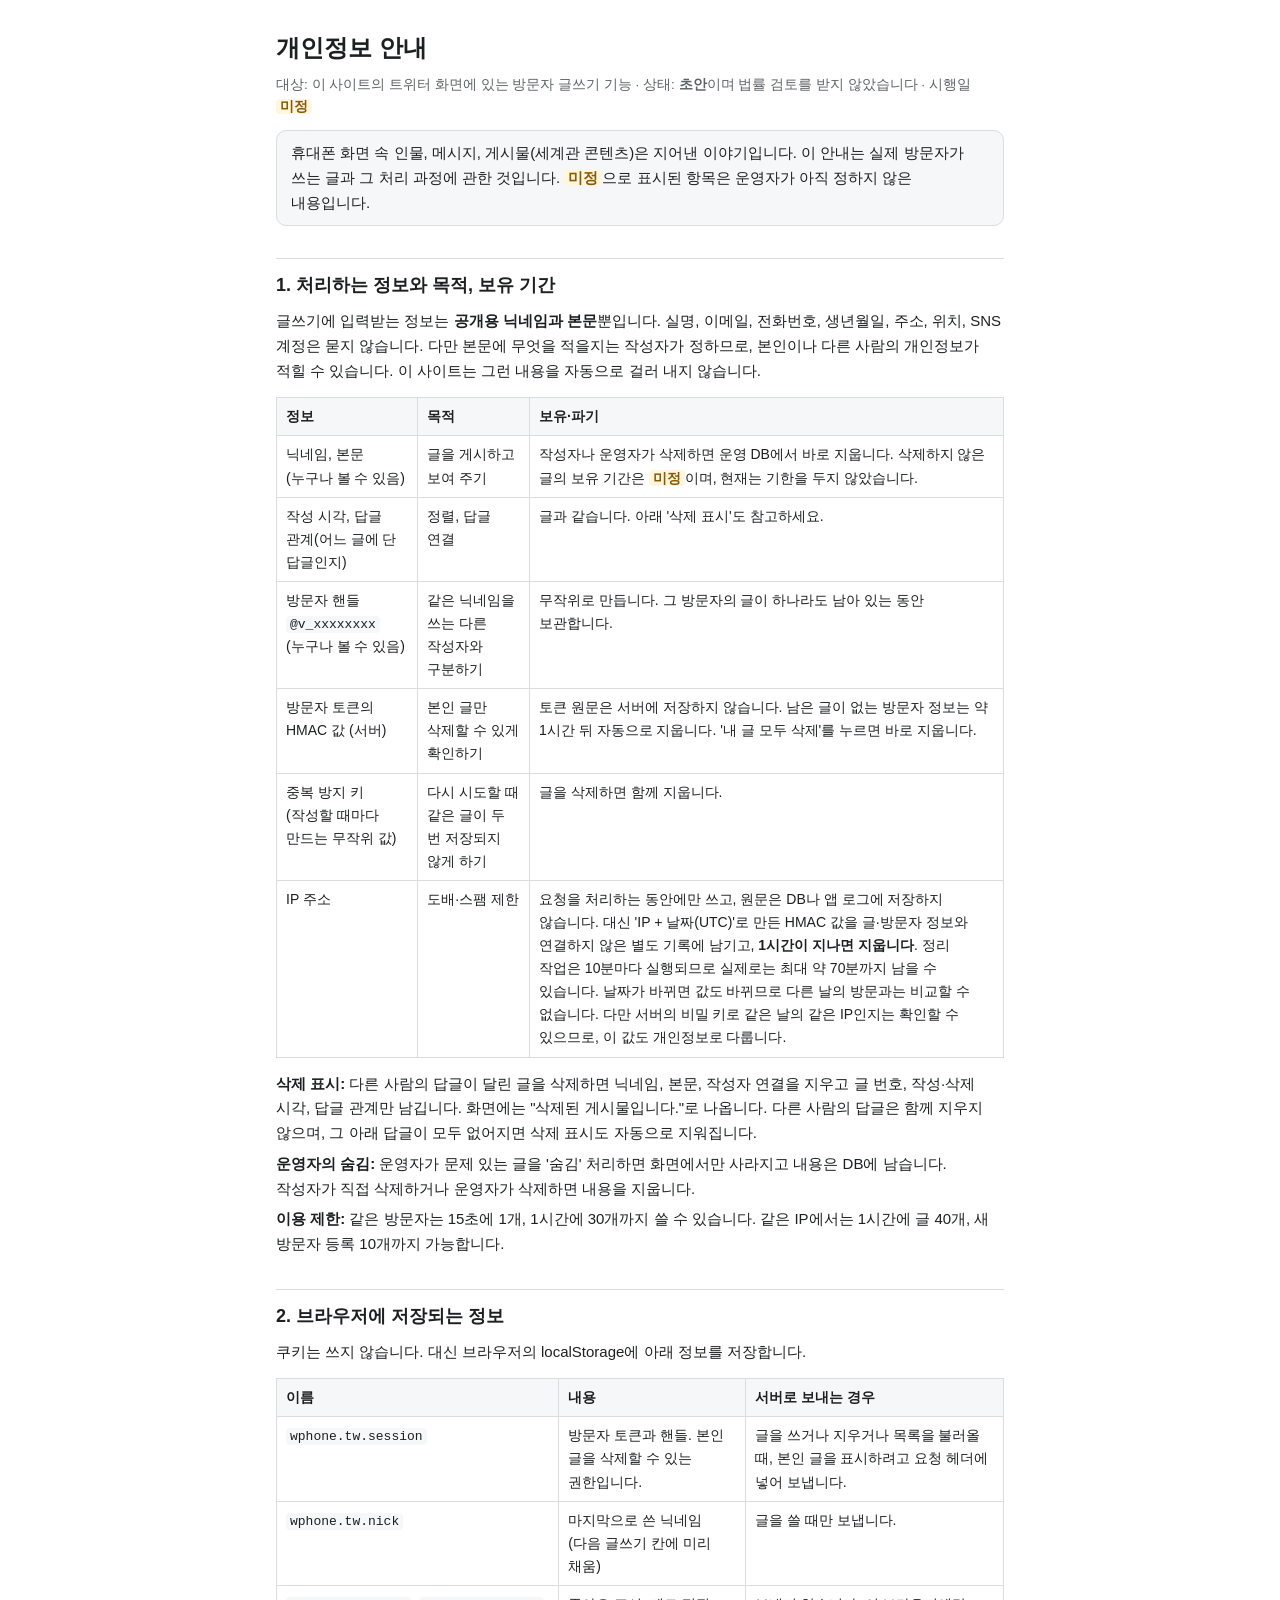
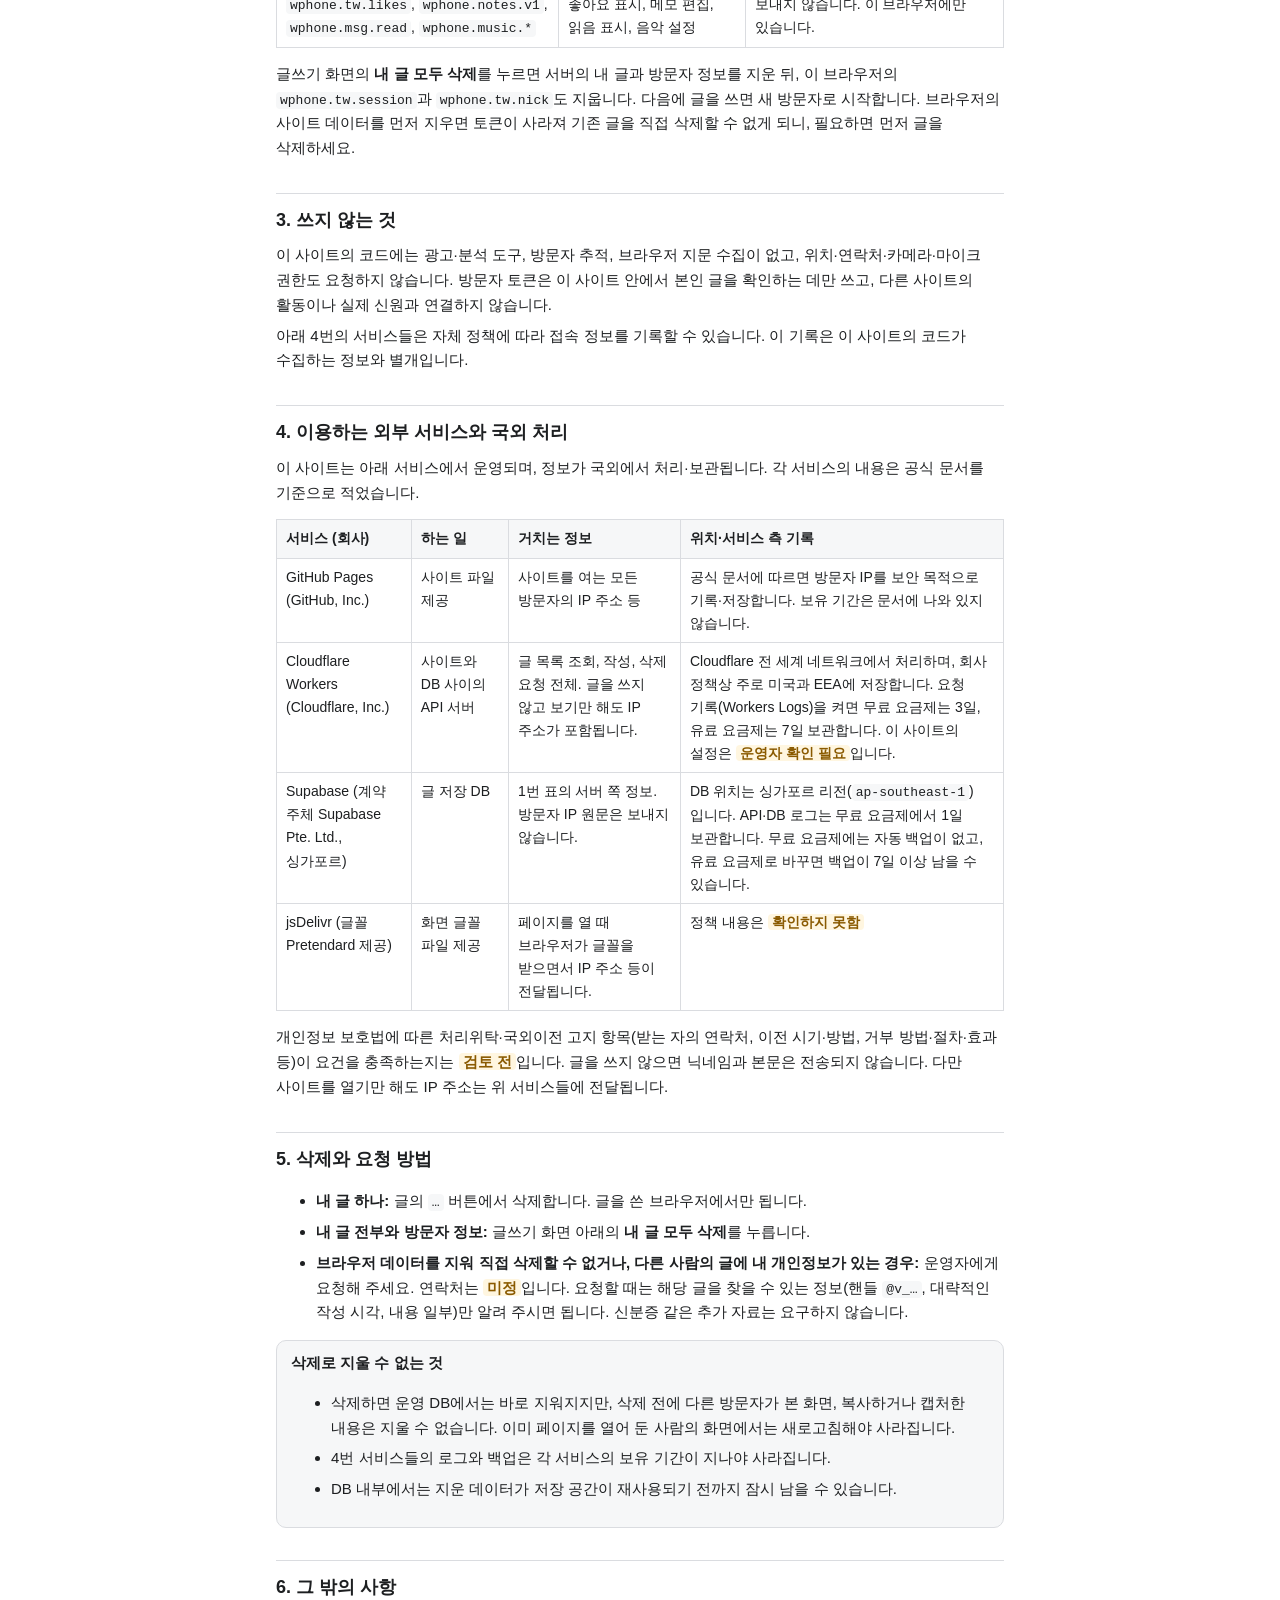
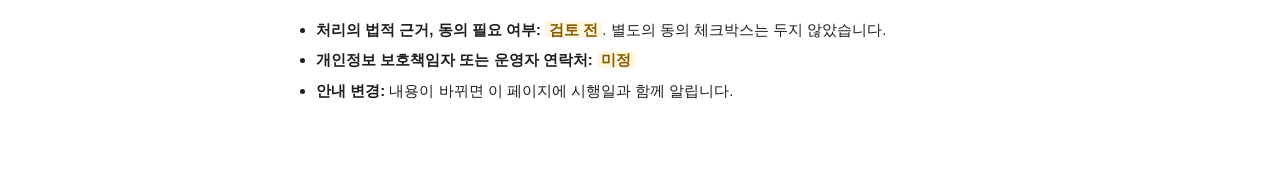
<file: privacy.html>
<!doctype html>
<html lang="ko">
<head>
<meta charset="utf-8">
<meta name="viewport" content="width=device-width, initial-scale=1">
<title>개인정보 안내</title>
<link rel="icon" href="data:,">
<style>
  :root { --bg: #fff; --fg: #1d1f21; --mut: #5f6368; --line: #dadce0; --box: #f6f7f8; --warn: #8a5a00; --warnbg: #fff6e0; }
  @media (prefers-color-scheme: dark) { :root { --bg: #111315; --fg: #e8eaed; --mut: #9aa0a6; --line: #33373b; --box: #1b1e21; --warn: #f2c26b; --warnbg: #2a2213; } }
  * { box-sizing: border-box; }
  body { margin: 0; background: var(--bg); color: var(--fg); font: 15px/1.65 -apple-system, BlinkMacSystemFont, "Apple SD Gothic Neo", "Malgun Gothic", sans-serif; word-break: keep-all; }
  main { max-width: 760px; margin: 0 auto; padding: 28px 16px 64px; }
  h1 { font-size: 24px; margin: 0 0 4px; }
  h2 { font-size: 18px; margin: 32px 0 8px; padding-top: 12px; border-top: 1px solid var(--line); }
  p, li { margin: 6px 0; }
  .mut { color: var(--mut); font-size: 13.5px; }
  .tbd { color: var(--warn); background: var(--warnbg); padding: 0 4px; border-radius: 4px; font-weight: 600; }
  .note { background: var(--box); border: 1px solid var(--line); border-radius: 10px; padding: 10px 14px; margin: 12px 0; }
  .scroll { overflow-x: auto; }
  table { width: 100%; border-collapse: collapse; font-size: 14px; margin: 8px 0; min-width: 560px; }
  th, td { border: 1px solid var(--line); padding: 7px 9px; text-align: left; vertical-align: top; }
  th { background: var(--box); font-weight: 600; }
  code { font-size: 13px; background: var(--box); padding: 1px 4px; border-radius: 4px; }
</style>
</head>
<body>
<main>
  <h1>개인정보 안내</h1>
  <p class="mut">대상: 이 사이트의 트위터 화면에 있는 방문자 글쓰기 기능 · 상태: <b>초안</b>이며 법률 검토를 받지 않았습니다 · 시행일 <span class="tbd">미정</span></p>
  <div class="note">휴대폰 화면 속 인물, 메시지, 게시물(세계관 콘텐츠)은 지어낸 이야기입니다. 이 안내는 실제 방문자가 쓰는 글과 그 처리 과정에 관한 것입니다.
    <span class="tbd">미정</span>으로 표시된 항목은 운영자가 아직 정하지 않은 내용입니다.</div>

  <h2>1. 처리하는 정보와 목적, 보유 기간</h2>
  <p>글쓰기에 입력받는 정보는 <b>공개용 닉네임과 본문</b>뿐입니다. 실명, 이메일, 전화번호, 생년월일, 주소, 위치, SNS 계정은 묻지 않습니다. 다만 본문에 무엇을 적을지는 작성자가 정하므로, 본인이나 다른 사람의 개인정보가 적힐 수 있습니다. 이 사이트는 그런 내용을 자동으로 걸러 내지 않습니다.</p>
  <div class="scroll"><table>
    <tr><th>정보</th><th>목적</th><th>보유·파기</th></tr>
    <tr><td>닉네임, 본문 (누구나 볼 수 있음)</td><td>글을 게시하고 보여 주기</td><td>작성자나 운영자가 삭제하면 운영 DB에서 바로 지웁니다. 삭제하지 않은 글의 보유 기간은 <span class="tbd">미정</span>이며, 현재는 기한을 두지 않았습니다.</td></tr>
    <tr><td>작성 시각, 답글 관계(어느 글에 단 답글인지)</td><td>정렬, 답글 연결</td><td>글과 같습니다. 아래 '삭제 표시'도 참고하세요.</td></tr>
    <tr><td>방문자 핸들 <code>@v_xxxxxxxx</code> (누구나 볼 수 있음)</td><td>같은 닉네임을 쓰는 다른 작성자와 구분하기</td><td>무작위로 만듭니다. 그 방문자의 글이 하나라도 남아 있는 동안 보관합니다.</td></tr>
    <tr><td>방문자 토큰의 HMAC 값 (서버)</td><td>본인 글만 삭제할 수 있게 확인하기</td><td>토큰 원문은 서버에 저장하지 않습니다. 남은 글이 없는 방문자 정보는 약 1시간 뒤 자동으로 지웁니다. '내 글 모두 삭제'를 누르면 바로 지웁니다.</td></tr>
    <tr><td>중복 방지 키 (작성할 때마다 만드는 무작위 값)</td><td>다시 시도할 때 같은 글이 두 번 저장되지 않게 하기</td><td>글을 삭제하면 함께 지웁니다.</td></tr>
    <tr><td>IP 주소</td><td>도배·스팸 제한</td><td>요청을 처리하는 동안에만 쓰고, 원문은 DB나 앱 로그에 저장하지 않습니다. 대신 'IP + 날짜(UTC)'로 만든 HMAC 값을 글·방문자 정보와 연결하지 않은 별도 기록에 남기고, <b>1시간이 지나면 지웁니다</b>. 정리 작업은 10분마다 실행되므로 실제로는 최대 약 70분까지 남을 수 있습니다. 날짜가 바뀌면 값도 바뀌므로 다른 날의 방문과는 비교할 수 없습니다. 다만 서버의 비밀 키로 같은 날의 같은 IP인지는 확인할 수 있으므로, 이 값도 개인정보로 다룹니다.</td></tr>
  </table></div>
  <p><b>삭제 표시:</b> 다른 사람의 답글이 달린 글을 삭제하면 닉네임, 본문, 작성자 연결을 지우고 글 번호, 작성·삭제 시각, 답글 관계만 남깁니다. 화면에는 "삭제된 게시물입니다."로 나옵니다. 다른 사람의 답글은 함께 지우지 않으며, 그 아래 답글이 모두 없어지면 삭제 표시도 자동으로 지워집니다.</p>
  <p><b>운영자의 숨김:</b> 운영자가 문제 있는 글을 '숨김' 처리하면 화면에서만 사라지고 내용은 DB에 남습니다. 작성자가 직접 삭제하거나 운영자가 삭제하면 내용을 지웁니다.</p>
  <p><b>이용 제한:</b> 같은 방문자는 15초에 1개, 1시간에 30개까지 쓸 수 있습니다. 같은 IP에서는 1시간에 글 40개, 새 방문자 등록 10개까지 가능합니다.</p>

  <h2>2. 브라우저에 저장되는 정보</h2>
  <p>쿠키는 쓰지 않습니다. 대신 브라우저의 localStorage에 아래 정보를 저장합니다.</p>
  <div class="scroll"><table>
    <tr><th>이름</th><th>내용</th><th>서버로 보내는 경우</th></tr>
    <tr><td><code>wphone.tw.session</code></td><td>방문자 토큰과 핸들. 본인 글을 삭제할 수 있는 권한입니다.</td><td>글을 쓰거나 지우거나 목록을 불러올 때, 본인 글을 표시하려고 요청 헤더에 넣어 보냅니다.</td></tr>
    <tr><td><code>wphone.tw.nick</code></td><td>마지막으로 쓴 닉네임 (다음 글쓰기 칸에 미리 채움)</td><td>글을 쓸 때만 보냅니다.</td></tr>
    <tr><td><code>wphone.tw.likes</code>, <code>wphone.notes.v1</code>, <code>wphone.msg.read</code>, <code>wphone.music.*</code></td><td>좋아요 표시, 메모 편집, 읽음 표시, 음악 설정</td><td>보내지 않습니다. 이 브라우저에만 있습니다.</td></tr>
  </table></div>
  <p>글쓰기 화면의 <b>내 글 모두 삭제</b>를 누르면 서버의 내 글과 방문자 정보를 지운 뒤, 이 브라우저의 <code>wphone.tw.session</code>과 <code>wphone.tw.nick</code>도 지웁니다. 다음에 글을 쓰면 새 방문자로 시작합니다. 브라우저의 사이트 데이터를 먼저 지우면 토큰이 사라져 기존 글을 직접 삭제할 수 없게 되니, 필요하면 먼저 글을 삭제하세요.</p>

  <h2>3. 쓰지 않는 것</h2>
  <p>이 사이트의 코드에는 광고·분석 도구, 방문자 추적, 브라우저 지문 수집이 없고, 위치·연락처·카메라·마이크 권한도 요청하지 않습니다. 방문자 토큰은 이 사이트 안에서 본인 글을 확인하는 데만 쓰고, 다른 사이트의 활동이나 실제 신원과 연결하지 않습니다.</p>
  <p>아래 4번의 서비스들은 자체 정책에 따라 접속 정보를 기록할 수 있습니다. 이 기록은 이 사이트의 코드가 수집하는 정보와 별개입니다.</p>

  <h2>4. 이용하는 외부 서비스와 국외 처리</h2>
  <p>이 사이트는 아래 서비스에서 운영되며, 정보가 국외에서 처리·보관됩니다. 각 서비스의 내용은 공식 문서를 기준으로 적었습니다.</p>
  <div class="scroll"><table>
    <tr><th>서비스 (회사)</th><th>하는 일</th><th>거치는 정보</th><th>위치·서비스 측 기록</th></tr>
    <tr><td>GitHub Pages (GitHub, Inc.)</td><td>사이트 파일 제공</td><td>사이트를 여는 모든 방문자의 IP 주소 등</td><td>공식 문서에 따르면 방문자 IP를 보안 목적으로 기록·저장합니다. 보유 기간은 문서에 나와 있지 않습니다.</td></tr>
    <tr><td>Cloudflare Workers (Cloudflare, Inc.)</td><td>사이트와 DB 사이의 API 서버</td><td>글 목록 조회, 작성, 삭제 요청 전체. 글을 쓰지 않고 보기만 해도 IP 주소가 포함됩니다.</td><td>Cloudflare 전 세계 네트워크에서 처리하며, 회사 정책상 주로 미국과 EEA에 저장합니다. 요청 기록(Workers Logs)을 켜면 무료 요금제는 3일, 유료 요금제는 7일 보관합니다. 이 사이트의 설정은 <span class="tbd">운영자 확인 필요</span>입니다.</td></tr>
    <tr><td>Supabase (계약 주체 Supabase Pte. Ltd., 싱가포르)</td><td>글 저장 DB</td><td>1번 표의 서버 쪽 정보. 방문자 IP 원문은 보내지 않습니다.</td><td>DB 위치는 싱가포르 리전(<code>ap-southeast-1</code>)입니다. API·DB 로그는 무료 요금제에서 1일 보관합니다. 무료 요금제에는 자동 백업이 없고, 유료 요금제로 바꾸면 백업이 7일 이상 남을 수 있습니다.</td></tr>
    <tr><td>jsDelivr (글꼴 Pretendard 제공)</td><td>화면 글꼴 파일 제공</td><td>페이지를 열 때 브라우저가 글꼴을 받으면서 IP 주소 등이 전달됩니다.</td><td>정책 내용은 <span class="tbd">확인하지 못함</span></td></tr>
  </table></div>
  <p>개인정보 보호법에 따른 처리위탁·국외이전 고지 항목(받는 자의 연락처, 이전 시기·방법, 거부 방법·절차·효과 등)이 요건을 충족하는지는 <span class="tbd">검토 전</span>입니다. 글을 쓰지 않으면 닉네임과 본문은 전송되지 않습니다. 다만 사이트를 열기만 해도 IP 주소는 위 서비스들에 전달됩니다.</p>

  <h2>5. 삭제와 요청 방법</h2>
  <ul>
    <li><b>내 글 하나:</b> 글의 <code>…</code> 버튼에서 삭제합니다. 글을 쓴 브라우저에서만 됩니다.</li>
    <li><b>내 글 전부와 방문자 정보:</b> 글쓰기 화면 아래의 <b>내 글 모두 삭제</b>를 누릅니다.</li>
    <li><b>브라우저 데이터를 지워 직접 삭제할 수 없거나, 다른 사람의 글에 내 개인정보가 있는 경우:</b> 운영자에게 요청해 주세요. 연락처는 <span class="tbd">미정</span>입니다. 요청할 때는 해당 글을 찾을 수 있는 정보(핸들 <code>@v_…</code>, 대략적인 작성 시각, 내용 일부)만 알려 주시면 됩니다. 신분증 같은 추가 자료는 요구하지 않습니다.</li>
  </ul>
  <div class="note"><b>삭제로 지울 수 없는 것</b>
    <ul>
      <li>삭제하면 운영 DB에서는 바로 지워지지만, 삭제 전에 다른 방문자가 본 화면, 복사하거나 캡처한 내용은 지울 수 없습니다. 이미 페이지를 열어 둔 사람의 화면에서는 새로고침해야 사라집니다.</li>
      <li>4번 서비스들의 로그와 백업은 각 서비스의 보유 기간이 지나야 사라집니다.</li>
      <li>DB 내부에서는 지운 데이터가 저장 공간이 재사용되기 전까지 잠시 남을 수 있습니다.</li>
    </ul></div>

  <h2>6. 그 밖의 사항</h2>
  <ul>
    <li><b>처리의 법적 근거, 동의 필요 여부:</b> <span class="tbd">검토 전</span>. 별도의 동의 체크박스는 두지 않았습니다.</li>
    <li><b>개인정보 보호책임자 또는 운영자 연락처:</b> <span class="tbd">미정</span></li>
    <li><b>안내 변경:</b> 내용이 바뀌면 이 페이지에 시행일과 함께 알립니다.</li>
  </ul>
</main>
</body>
</html>
</file>
